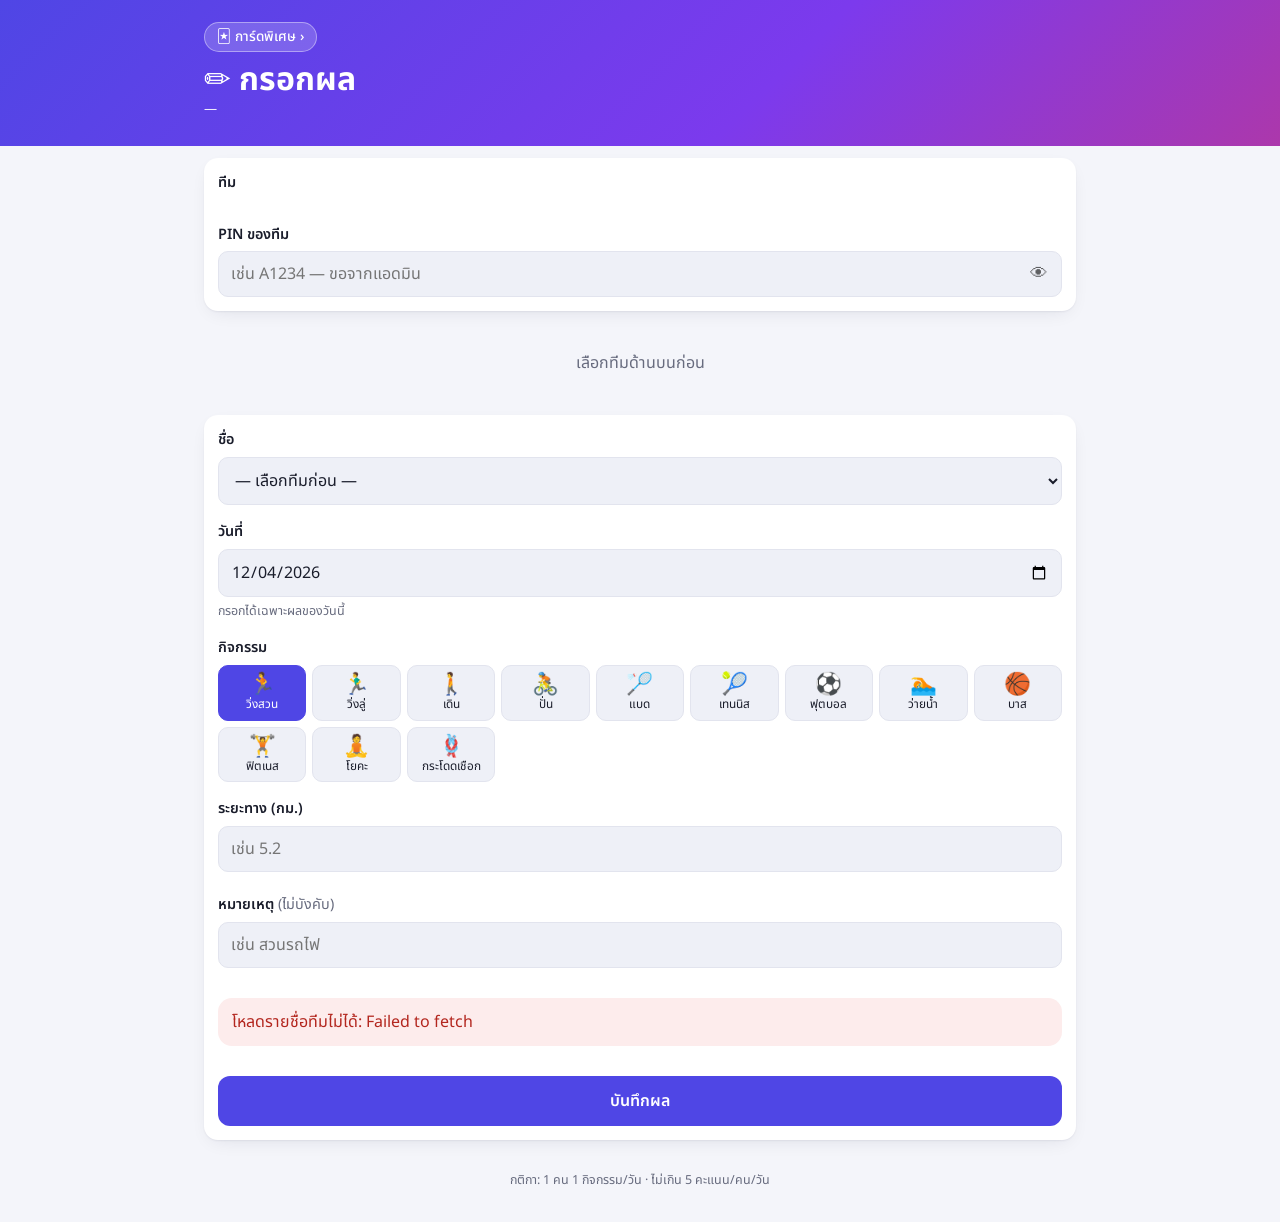
<file: index.html>
<!DOCTYPE html>
<html lang="th" data-v="mvz4gxia">
<head>
<meta charset="utf-8">
<meta http-equiv="Cache-Control" content="no-cache">
<meta name="viewport" content="width=device-width, initial-scale=1">
<title>กรอกผล — Run Challenge</title>
<meta name="theme-color" content="#4f46e5">
<link rel="manifest" href="manifest.webmanifest">
<link rel="icon" type="image/png" sizes="192x192" href="icons/icon-192.png">
<link rel="apple-touch-icon" href="icons/apple-touch-icon.png">
<meta name="apple-mobile-web-app-capable" content="yes">
<meta name="apple-mobile-web-app-status-bar-style" content="black-translucent">
<meta name="apple-mobile-web-app-title" content="Run Challenge">
<link rel="preconnect" href="https://fonts.googleapis.com">
<link rel="preconnect" href="https://fonts.gstatic.com" crossorigin>
<link rel="stylesheet" href="https://fonts.googleapis.com/css2?family=Noto+Sans+Thai:wght@400;500;600;700&display=swap">
<link rel="stylesheet" href="css/site.css?v=mvz4gxia">
</head>
<body>

<header class="hero hero-compact">
  <div class="wrap">
    <div class="hero-links"><a class="back" href="cards.html">🃏 การ์ดพิเศษ ›</a><a class="back" id="board-link" href="board.html" hidden>🏆 ตารางคะแนน ›</a></div>
    <h1>✏️ กรอกผล</h1>
    <p class="hero-range" id="range">—</p>
  </div>
</header>

<main class="wrap">
  <div class="alert" id="setup" hidden>
    ยังไม่ได้ตั้งค่าตัวรับข้อมูล — วาง URL เว็บแอปของ Apps Script ใน <code>js/config.js</code> ที่ <code>ENTRY_URL</code>
    (วิธีอยู่ใน <code>apps-script/Code.gs</code>)
  </div>

  <div class="card form" id="who-card">
    <div class="field">
      <span>ทีม</span>
      <div class="chips" id="team-chips"></div>
    </div>

    <div class="field">
      <label for="pin">PIN ของทีม</label>
      <div class="pin-wrap">
        <input type="password" id="pin" autocomplete="off" autocapitalize="characters" placeholder="เช่น A1234 — ขอจากแอดมิน" required>
        <button type="button" class="btn-eye" id="pin-toggle" aria-label="แสดง PIN" aria-pressed="false">👁</button>
      </div>
      <button type="button" class="btn-ghost" id="unlock-team" hidden>🔓 ดูข้อมูลทีมของฉัน</button>
      <small class="hint" id="unlock-hint" hidden></small>
    </div>
  </div>

  <p class="empty" id="no-team">เลือกทีมด้านบนก่อน</p>

  <div class="card" id="myteam-card" hidden>
    <div class="track-head"><h2>ทีมของฉัน <span id="myteam-name"></span></h2><small id="myteam-sub"></small></div>
    <div class="stat-row" id="myteam-stats"></div>
    <ul class="today-list" id="myteam-today"></ul>
  </div>

  <form class="card form" id="form" novalidate>
    <label class="field">
      <span>ชื่อ</span>
      <select id="runner" required><option value="">— เลือกทีมก่อน —</option></select>
      <small class="hint day-hint" id="day-hint" hidden></small>
    </label>

    <label class="field">
      <span>วันที่</span>
      <input type="date" id="date" required>
      <small class="hint" id="date-hint">กรอกได้เฉพาะผลของวันนี้</small>
    </label>

    <div class="field">
      <span>กิจกรรม</span>
      <div class="seg" id="activity" role="radiogroup">
        <button type="button" data-v="run" class="is-active"><span class="ic">🏃</span>วิ่งสวน</button>
        <button type="button" data-v="treadmill"><span class="ic">🏃‍♂️</span>วิ่งลู่</button>
        <button type="button" data-v="walk"><span class="ic">🚶</span>เดิน</button>
        <button type="button" data-v="bike"><span class="ic">🚴</span>ปั่น</button>
        <button type="button" data-v="badminton"><span class="ic">🏸</span>แบด</button>
        <button type="button" data-v="tennis"><span class="ic">🎾</span>เทนนิส</button>
        <button type="button" data-v="football"><span class="ic">⚽</span>ฟุตบอล</button>
        <button type="button" data-v="swim"><span class="ic">🏊</span>ว่ายน้ำ</button>
        <button type="button" data-v="basketball"><span class="ic">🏀</span>บาส</button>
        <button type="button" data-v="gym"><span class="ic">🏋️</span>ฟิตเนส</button>
        <button type="button" data-v="yoga"><span class="ic">🧘</span>โยคะ</button>
        <button type="button" data-v="jumprope"><span class="ic">🪢</span>กระโดดเชือก</button>
      </div>
    </div>

    <label class="field">
      <span id="amount-label">ระยะทาง (กม.)</span>
      <input type="number" id="amount" inputmode="decimal" step="0.01" min="0" placeholder="เช่น 5.2" required>
      <small class="hint" id="amount-hint"></small>
    </label>

    <label class="field">
      <span>หมายเหตุ <em>(ไม่บังคับ)</em></span>
      <input type="text" id="note" maxlength="200" placeholder="เช่น สวนรถไฟ">
    </label>

    <div class="alert" id="form-error" hidden></div>
    <button class="btn-primary" id="submit" type="submit">บันทึกผล</button>
  </form>

  <div class="card" id="recent-card" hidden>
    <h2>รายการล่าสุดของทีม <span id="recent-team"></span> <small class="dim">7 วันหลังสุด</small></h2>
    <p class="hint">กรอกผิด กด 🗑 เพื่อลบได้เลย (ต้องมี PIN ของทีม)</p>
    <ul class="log" id="recent-list"></ul>
    <div class="alert" id="recent-error" hidden></div>
  </div>
</main>

<footer class="foot wrap">กติกา: 1 คน 1 กิจกรรม/วัน · ไม่เกิน 5 คะแนน/คน/วัน</footer>

<script type="module" src="js/version-check.js?v=mvz4gxia"></script>
<script type="module" src="js/entry.js?v=mvz4gxia"></script>
</body>
</html>
</file>
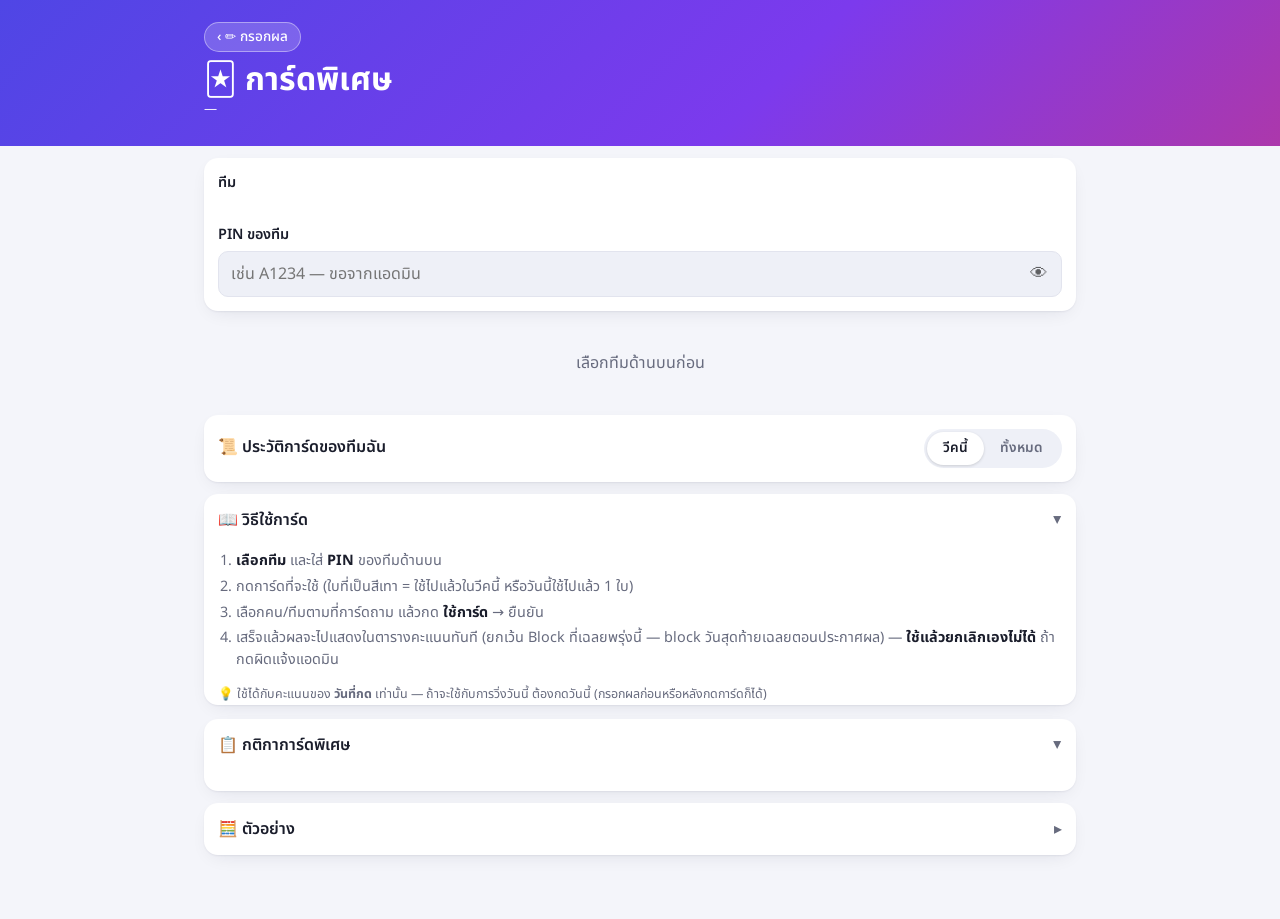
<file: cards.html>
<!DOCTYPE html>
<html lang="th" data-v="mvz4gxia">
<head>
<meta charset="utf-8">
<meta http-equiv="Cache-Control" content="no-cache">
<meta name="viewport" content="width=device-width, initial-scale=1">
<title>การ์ดพิเศษ — Run Challenge</title>
<meta name="theme-color" content="#4f46e5">
<link rel="manifest" href="manifest.webmanifest">
<link rel="icon" type="image/png" sizes="192x192" href="icons/icon-192.png">
<link rel="apple-touch-icon" href="icons/apple-touch-icon.png">
<meta name="apple-mobile-web-app-capable" content="yes">
<meta name="apple-mobile-web-app-status-bar-style" content="black-translucent">
<meta name="apple-mobile-web-app-title" content="Run Challenge">
<link rel="preconnect" href="https://fonts.googleapis.com">
<link rel="preconnect" href="https://fonts.gstatic.com" crossorigin>
<link rel="stylesheet" href="https://fonts.googleapis.com/css2?family=Noto+Sans+Thai:wght@400;500;600;700&display=swap">
<link rel="stylesheet" href="css/site.css?v=mvz4gxia">
</head>
<body>

<header class="hero hero-compact">
  <div class="wrap">
    <div class="hero-links"><a class="back" href="./">‹ ✏️ กรอกผล</a><a class="back" id="board-link" href="board.html" hidden>🏆 ตารางคะแนน ›</a></div>
    <h1>🃏 การ์ดพิเศษ</h1>
    <p class="hero-range" id="range">—</p>
  </div>
</header>

<main class="wrap">
  <div class="alert" id="setup" hidden>
    ยังไม่ได้ตั้งค่าตัวรับข้อมูล — วาง URL เว็บแอปของ Apps Script ใน <code>js/config.js</code> ที่ <code>ENTRY_URL</code>
    (วิธีอยู่ใน <code>apps-script/Code.gs</code>)
  </div>

  <div class="card form" id="who-card">
    <div class="field">
      <span>ทีม</span>
      <div class="chips" id="team-chips"></div>
    </div>

    <div class="field">
      <label for="pin">PIN ของทีม</label>
      <div class="pin-wrap">
        <input type="password" id="pin" autocomplete="off" autocapitalize="characters" placeholder="เช่น A1234 — ขอจากแอดมิน" required>
        <button type="button" class="btn-eye" id="pin-toggle" aria-label="แสดง PIN" aria-pressed="false">👁</button>
      </div>
      <button type="button" class="btn-ghost" id="unlock-team" hidden>🔓 ดูการ์ดของทีมฉัน</button>
      <small class="hint" id="unlock-hint" hidden></small>
    </div>
  </div>

  <p class="empty" id="no-team">เลือกทีมด้านบนก่อน</p>

  <div class="card" id="cards-card" hidden>
    <div class="track-head"><h2>🃏 การ์ดพิเศษ <span id="cards-team"></span></h2><small id="cards-week"></small></div>
    <p class="hint">วีคละ 3 ใบ (ชนิดละใบ) · วันละ 1 ใบ · ใช้กับวันนี้เท่านั้น · ใช้แล้วยกเลิกไม่ได้</p>
    <div class="card-grid" id="card-grid"></div>
    <div class="card-form" id="card-form" hidden></div>
    <div class="alert" id="card-error" hidden></div>
    <div class="card-done" id="card-done" hidden></div>
  </div>

</main>

<section class="wrap">
  <div class="card" id="history-card">
    <div class="track-head">
      <h2>📜 ประวัติการ์ดของทีมฉัน</h2>
      <div class="seg seg-mini" id="hist-scope" role="radiogroup">
        <button type="button" data-v="week" class="is-active">วีคนี้</button>
        <button type="button" data-v="all">ทั้งหมด</button>
      </div>
    </div>
    <div class="table-scroll"><table class="table card-summary" id="card-summary"></table></div>
    <div id="card-history"></div>
  </div>

  <details class="card rules-card" open>
    <summary><h2>📖 วิธีใช้การ์ด</h2></summary>
    <ol class="howto">
      <li><b>เลือกทีม</b> และใส่ <b>PIN</b> ของทีมด้านบน</li>
      <li>กดการ์ดที่จะใช้ (ใบที่เป็นสีเทา = ใช้ไปแล้วในวีคนี้ หรือวันนี้ใช้ไปแล้ว 1 ใบ)</li>
      <li>เลือกคน/ทีมตามที่การ์ดถาม แล้วกด <b>ใช้การ์ด</b> → ยืนยัน</li>
      <li>เสร็จแล้วผลจะไปแสดงในตารางคะแนนทันที (ยกเว้น Block ที่เฉลยพรุ่งนี้ — block วันสุดท้ายเฉลยตอนประกาศผล) — <b>ใช้แล้วยกเลิกเองไม่ได้</b> ถ้ากดผิดแจ้งแอดมิน</li>
    </ol>
    <p class="hint">💡 ใช้ได้กับคะแนนของ <b>วันที่กด</b> เท่านั้น — ถ้าจะใช้กับการวิ่งวันนี้ ต้องกดวันนี้ (กรอกผลก่อนหรือหลังกดการ์ดก็ได้)</p>
  </details>

  <details class="card rules-card" open>
    <summary><h2>📋 กติกาการ์ดพิเศษ</h2></summary>
    <p class="rules-lead" id="cards-lead"></p>
    <ul class="rules" id="cards-rules"></ul>
  </details>

  <details class="card rules-card">
    <summary><h2>🧮 ตัวอย่าง</h2></summary>
    <div class="examples" id="cards-examples"></div>
  </details>
</section>

<footer class="foot wrap"></footer>

<script type="module" src="js/version-check.js?v=mvz4gxia"></script>
<script type="module" src="js/cards.js?v=mvz4gxia"></script>
</body>
</html>
</file>
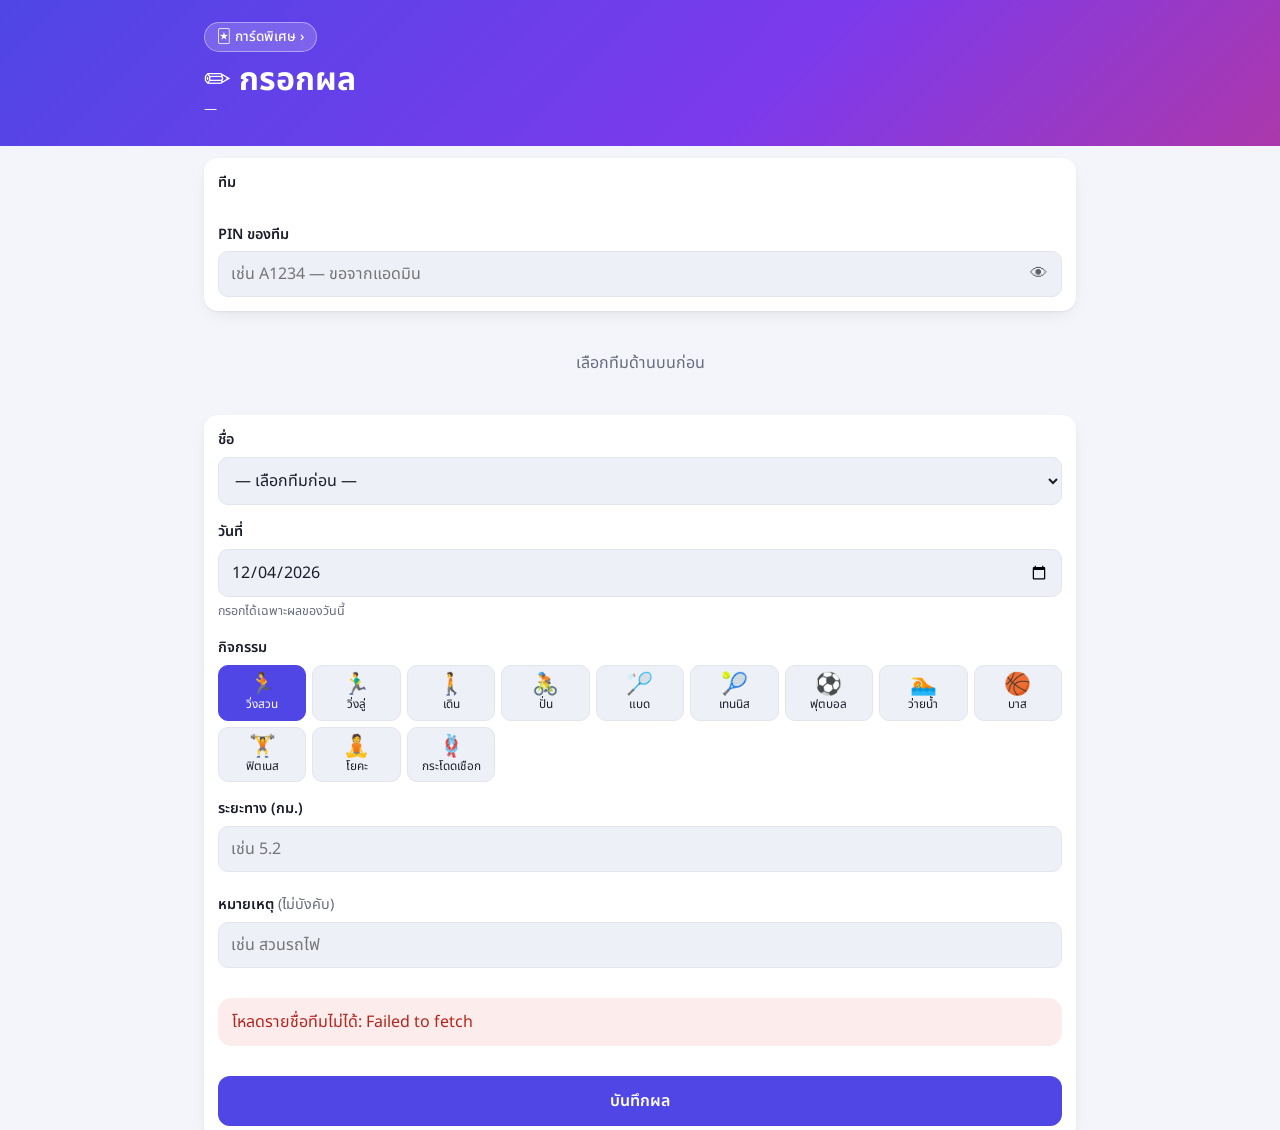
<file: entry.html>
<!DOCTYPE html>
<html lang="th">
<head>
<meta charset="utf-8">
<title>กรอกผล — Run Challenge</title>
<!-- ลิงก์เก่าที่เคยส่งในกลุ่ม: หน้ากรอกย้ายมาเป็นหน้าหลักแล้ว -->
<meta http-equiv="refresh" content="0; url=./">
<link rel="canonical" href="./">
</head>
<body><p style="font-family:system-ui;padding:20px">หน้ากรอกผลย้ายมาเป็นหน้าหลักแล้ว — <a href="./">เปิดหน้าหลัก</a></p></body>
</html>
</file>
<file: css/site.css>
/* Run Challenge — mobile-first, รองรับ dark/light ตามระบบ */

:root {
  --bg: #f4f5fa;
  --surface: #ffffff;
  --surface-2: #eef0f7;
  --text: #1a1d2b;
  --muted: #676b7e;
  --line: #e2e4ee;
  --accent: #4f46e5;
  --accent-ink: #ffffff;
  --gold: #d4a017;
  --silver: #8f9bb3;
  --bronze: #b5722a;
  --danger-bg: #fdecec;
  --danger: #b3261e;
  --warn-bg: #fff6de;
  --warn: #7a5a00;
  --radius: 14px;
  --shadow: 0 1px 2px rgba(20, 24, 50, 0.06), 0 6px 20px -8px rgba(20, 24, 50, 0.12);
}
@media (prefers-color-scheme: dark) {
  :root {
    --bg: #0f1118;
    --surface: #181b26;
    --surface-2: #222634;
    --text: #eceef6;
    --muted: #9a9fb3;
    --line: #2b3040;
    --danger-bg: #3a1a1a;
    --danger: #ff8a80;
    --warn-bg: #33290f;
    --warn: #ffd66b;
    --shadow: 0 1px 2px rgba(0, 0, 0, 0.4), 0 6px 20px -8px rgba(0, 0, 0, 0.6);
  }
}

* { box-sizing: border-box; }
html { -webkit-text-size-adjust: 100%; }
body {
  margin: 0;
  background: var(--bg);
  color: var(--text);
  font-family: "Noto Sans Thai", system-ui, -apple-system, "Segoe UI", sans-serif;
  font-size: 15px;
  line-height: 1.5;
}
h1, h2, h3 { margin: 0; line-height: 1.25; }
h2 { font-size: 1rem; font-weight: 600; margin-bottom: 10px; }
button { font: inherit; cursor: pointer; }
.wrap { max-width: 900px; margin: 0 auto; padding: 0 14px; }

/* ── hero ─────────────────────────────────────────── */
.hero {
  background: linear-gradient(135deg, #4f46e5 0%, #7c3aed 60%, #d0367a 130%);
  color: #fff;
  padding: 22px 0 18px;
}
.hero-kicker { margin: 0; font-size: 0.8rem; opacity: 0.85; letter-spacing: 0.04em; }
.hero h1 { font-size: 1.6rem; font-weight: 700; }
.hero-range { margin: 2px 0 12px; opacity: 0.9; font-size: 0.9rem; }
.progress-bar {
  height: 10px; border-radius: 999px; background: rgba(255, 255, 255, 0.25); overflow: hidden;
}
.progress-bar span { display: block; height: 100%; background: #fff; border-radius: 999px; transition: width 0.4s; }
.progress-meta { display: flex; justify-content: space-between; font-size: 0.82rem; margin-top: 6px; opacity: 0.95; }
.updated { margin: 12px 0 0; font-size: 0.8rem; opacity: 0.9; display: flex; align-items: center; gap: 10px; flex-wrap: wrap; }
.btn-refresh {
  background: rgba(255, 255, 255, 0.18); color: #fff; border: 1px solid rgba(255, 255, 255, 0.4);
  border-radius: 999px; padding: 4px 12px; font-size: 0.8rem;
}
.btn-refresh:hover { background: rgba(255, 255, 255, 0.3); }
.btn-refresh[disabled] { opacity: 0.6; cursor: wait; }

/* ── alerts ───────────────────────────────────────── */
.alert { background: var(--danger-bg); color: var(--danger); padding: 12px 14px; border-radius: var(--radius); margin: 14px 0; }
.warn { background: var(--warn-bg); color: var(--warn); padding: 10px 14px; border-radius: var(--radius); margin: 14px 0; font-size: 0.88rem; }
.warn summary { cursor: pointer; font-weight: 500; }
.warn ul { margin: 8px 0 0; padding-left: 18px; }

/* ── tabs ─────────────────────────────────────────── */
.tabs {
  display: flex; gap: 4px; background: var(--surface-2); padding: 4px; border-radius: 999px;
  margin: 14px 0; position: sticky; top: 8px; z-index: 5; box-shadow: var(--shadow);
}
.tab {
  flex: 1; border: 0; background: transparent; color: var(--muted); padding: 9px 6px;
  border-radius: 999px; font-weight: 500; font-size: 0.92rem; white-space: nowrap;
}
.tab.is-active { background: var(--surface); color: var(--text); box-shadow: 0 1px 3px rgba(0,0,0,0.12); }

.card {
  background: var(--surface); border-radius: var(--radius); padding: 14px; margin: 12px 0; box-shadow: var(--shadow);
}
.chart-box { position: relative; height: 240px; }
.chart-box.tall { height: 300px; }

/* ── leaderboard ──────────────────────────────────── */
.board { list-style: none; margin: 0; padding: 0; display: grid; gap: 10px; }
.team-card {
  background: var(--surface); border-radius: var(--radius); box-shadow: var(--shadow);
  padding: 12px 14px; display: grid; grid-template-columns: auto auto 1fr auto; gap: 12px; align-items: center;
  border-left: 5px solid var(--team, var(--accent));
  cursor: pointer; transition: transform 0.15s;
}
.team-card:active { transform: scale(0.99); }
.rank { font-size: 1.15rem; font-weight: 700; width: 28px; text-align: center; color: var(--muted); }
.rank.r1 { color: var(--gold); } .rank.r2 { color: var(--silver); } .rank.r3 { color: var(--bronze); }
.badge {
  width: 40px; height: 40px; border-radius: 10px; display: grid; place-items: center;
  background: var(--team, var(--accent)); color: #fff; font-weight: 700; font-size: 1.1rem;
}
.team-name { font-weight: 600; }
.team-sub { font-size: 0.8rem; color: var(--muted); display: flex; gap: 10px; flex-wrap: wrap; }
.team-pts { text-align: right; }
.team-pts b { font-size: 1.45rem; font-weight: 700; display: block; line-height: 1.1; }
.team-pts small { color: var(--muted); font-size: 0.75rem; }
.team-fill { grid-column: 1 / -1; height: 6px; background: var(--surface-2); border-radius: 999px; overflow: hidden; }
.team-fill span { display: block; height: 100%; background: var(--team, var(--accent)); border-radius: 999px; }

.rules { margin: 0; padding-left: 20px; font-size: 0.9rem; color: var(--muted); }
.rules li { margin: 3px 0; }
.rules b { color: var(--text); font-weight: 600; }

/* ── tables ───────────────────────────────────────── */
.table-scroll { overflow-x: auto; -webkit-overflow-scrolling: touch; margin: 0 -14px; padding: 0 14px; }
.table { border-collapse: collapse; width: 100%; font-size: 0.85rem; white-space: nowrap; }
.table th, .table td { padding: 7px 8px; border-bottom: 1px solid var(--line); text-align: right; }
.table th:first-child, .table td:first-child { text-align: left; position: sticky; left: 0; background: var(--surface); }
.table thead th { color: var(--muted); font-weight: 500; font-size: 0.78rem; }
.table tfoot td { font-weight: 600; }
.table .dot { display: inline-block; width: 9px; height: 9px; border-radius: 50%; margin-right: 5px; vertical-align: middle; }
.table .zero { color: var(--line); }
.table .full { color: var(--accent); font-weight: 600; }

/* ── team detail ──────────────────────────────────── */
.chips { display: flex; gap: 8px; overflow-x: auto; padding: 2px 0 6px; scrollbar-width: none; }
.chips::-webkit-scrollbar { display: none; }
.chip {
  flex: 0 0 auto; border: 2px solid var(--team); background: transparent; color: var(--text);
  border-radius: 999px; padding: 6px 14px; font-weight: 600;
}
.chip.is-active { background: var(--team); color: #fff; }

.team-head { display: flex; align-items: center; gap: 12px; }
.team-head .badge { width: 48px; height: 48px; font-size: 1.3rem; }
.team-head .pts { margin-left: auto; text-align: right; }
.team-head .pts b { display: block; font-size: 1.6rem; line-height: 1.1; }
.team-head .pts small { color: var(--muted); font-size: 0.75rem; }

.stat-row { display: grid; grid-template-columns: repeat(4, 1fr); gap: 8px; margin-top: 12px; }
.stat { background: var(--surface-2); border-radius: 10px; padding: 8px; text-align: center; }
.stat b { display: block; font-size: 1.05rem; }
.stat small { color: var(--muted); font-size: 0.72rem; }

.runners { list-style: none; margin: 0; padding: 0; }
.runner { display: grid; grid-template-columns: 24px 1fr auto; gap: 10px; align-items: center; padding: 10px 0; border-bottom: 1px solid var(--line); }
.runner:last-child { border-bottom: 0; }
.runner .n { color: var(--muted); font-size: 0.85rem; text-align: center; }
.runner .name { font-weight: 600; }
.runner .detail { font-size: 0.78rem; color: var(--muted); }
.runner.is-ignored > :not(.runner-log) { opacity: 0.55; } /* ignore_runners — กรอกได้แต่ไม่นับ (ตอนกางดูรายการไม่จาง) */
.runner .pts { text-align: right; font-weight: 700; font-size: 1.1rem; }
.runner .pts small { display: block; font-weight: 400; font-size: 0.72rem; color: var(--muted); }
.runner .bar { grid-column: 2 / -1; height: 5px; background: var(--surface-2); border-radius: 999px; overflow: hidden; }
.runner .bar span { display: block; height: 100%; background: var(--team); }

.log { list-style: none; margin: 0; padding: 0; font-size: 0.88rem; }
.log li { display: flex; gap: 10px; padding: 7px 0; border-bottom: 1px solid var(--line); align-items: baseline; }
.log li:last-child { border-bottom: 0; }
.log .d { color: var(--muted); font-size: 0.78rem; min-width: 52px; }
.log .a { margin-left: auto; white-space: nowrap; }
.log .note { color: var(--muted); font-size: 0.78rem; }

/* ── entry form ───────────────────────────────────── */
.hero-compact { padding: 16px 0 14px; }
.hero .back, .hero .btn-entry {
  display: inline-block; color: #fff; text-decoration: none; font-size: 0.85rem; font-weight: 500;
  background: rgba(255, 255, 255, 0.18); border: 1px solid rgba(255, 255, 255, 0.4); border-radius: 999px; padding: 4px 12px;
}
.hero .back { margin-bottom: 8px; }
.hero .btn-entry { margin-left: auto; }
.form { display: grid; gap: 16px; }
.field { display: grid; gap: 6px; }
.field > span, .field > label { font-weight: 600; font-size: 0.9rem; }
.field em { font-style: normal; font-weight: 400; color: var(--muted); }
.field input, .field select {
  font: inherit; color: var(--text); background: var(--surface-2); border: 1px solid var(--line);
  border-radius: 10px; padding: 10px 12px; width: 100%;
}
.field input:focus, .field select:focus { outline: 2px solid var(--accent); outline-offset: 1px; }
.hint { color: var(--muted); font-size: 0.78rem; }
.pin-wrap { position: relative; }
.pin-wrap input { padding-right: 48px; }
.btn-eye {
  position: absolute; right: 4px; top: 50%; transform: translateY(-50%);
  border: 0; background: transparent; font-size: 1.1rem; padding: 6px 10px; border-radius: 8px; opacity: 0.6;
}
.btn-eye:hover, .btn-eye[aria-pressed="true"] { opacity: 1; background: var(--line); }
.seg { display: grid; grid-template-columns: repeat(4, 1fr); gap: 6px; }
.seg button {
  border: 1px solid var(--line); background: var(--surface-2); color: var(--text); border-radius: 10px;
  padding: 10px 4px; font-size: 0.85rem; white-space: nowrap;
}
.seg button.is-active { background: var(--accent); color: var(--accent-ink); border-color: var(--accent); }
.btn-primary {
  border: 0; background: var(--accent); color: var(--accent-ink); border-radius: 12px; padding: 13px; font-weight: 600; font-size: 1rem;
}
.btn-primary[disabled] { opacity: 0.6; cursor: wait; }
code { font-size: 0.85em; background: rgba(0,0,0,0.08); padding: 1px 5px; border-radius: 4px; }
.btn-del {
  border: 1px solid var(--line); background: var(--surface-2); border-radius: 8px; padding: 2px 8px; font-size: 0.9rem; line-height: 1.4;
}
.btn-del:hover { border-color: var(--danger); background: var(--danger-bg); }
.btn-del[disabled] { opacity: 0.5; cursor: wait; }
.log .empty { display: block; padding: 10px 0; }

.empty { color: var(--muted); text-align: center; padding: 24px 0; }
.foot { color: var(--muted); font-size: 0.78rem; padding: 20px 14px 32px; text-align: center; }
.foot-link { display: inline-block; margin-left: 10px; color: var(--muted); text-decoration: underline dotted; }
.foot-link:hover { color: var(--text); }

@media (min-width: 640px) {
  body { font-size: 16px; }
  .hero h1 { font-size: 2rem; }
  .chart-box { height: 300px; }
  .chart-box.tall { height: 380px; }
  .board { grid-template-columns: 1fr 1fr; }
  .team-card { grid-template-columns: auto auto 1fr auto; }
}

/* ── mobile fixes: ปุ่มไม่ล้น/ไม่เบี้ยว ─────────────── */
.hero-actions { display: flex; gap: 8px; margin-top: 10px; }
.hero-actions .btn-refresh, .hero-actions .btn-entry {
  flex: 1; text-align: center; padding: 9px 10px; font-size: 0.9rem; margin: 0; line-height: 1.4;
}
.seg button { display: grid; gap: 2px; justify-items: center; padding: 8px 2px; font-size: 0.8rem; line-height: 1.2; white-space: normal; }
.seg button .ic { font-size: 1.35rem; line-height: 1; }
@media (max-width: 420px) {
  .tab { font-size: 0.84rem; padding: 9px 2px; }
  .chip { padding: 6px 12px; font-size: 0.9rem; }
}
@media (min-width: 640px) { .hero-actions { max-width: 380px; } }

/* ── race track ───────────────────────────────────── */
.track-head { display: flex; align-items: baseline; justify-content: space-between; gap: 8px; }
.track-head small { color: var(--muted); font-size: 0.75rem; }
.track { --label-w: 74px; position: relative; padding: 2px 44px 18px 0; }
.lane { display: grid; grid-template-columns: var(--label-w) 1fr; align-items: center; height: 40px; }
.lane-label { display: flex; align-items: center; gap: 6px; }
.lane-label .dot-badge { width: 24px; height: 24px; border-radius: 7px; font-size: 0.75rem; box-shadow: none; }
.lane-pts { font-size: 0.8rem; font-weight: 600; }
.lane-run { position: relative; height: 100%; }
.lane-line {
  position: absolute; left: 0; right: 0; top: 50%; height: 2px; transform: translateY(-50%);
  background: repeating-linear-gradient(90deg, var(--line) 0 10px, transparent 10px 18px);
}
.runner-dot {
  position: absolute; top: 50%; transform: translate(-8%, -50%); z-index: 1;
  transition: left 1.2s cubic-bezier(0.22, 1, 0.36, 1); will-change: left;
}
.dot-badge {
  display: grid; place-items: center; background: var(--team); color: #fff; font-weight: 700;
}
.pace { position: absolute; top: 0; bottom: 0; width: 0; border-left: 2px dashed var(--accent); opacity: 0.7; pointer-events: none; z-index: 0; }
.pace span { position: absolute; bottom: -18px; left: 50%; transform: translateX(-50%); font-size: 0.68rem; color: var(--accent); white-space: nowrap; }
.finish {
  position: absolute; top: 0; bottom: 18px; right: 30px; width: 12px;
  background: repeating-conic-gradient(#222 0 25%, #fff 0 50%) 0 0 / 12px 12px;
  border-radius: 2px; opacity: 0.85;
}
.finish::after { content: "🏁"; position: absolute; left: 16px; top: -4px; font-size: 1.1rem; }


/* ── momentum tags ────────────────────────────────── */
.tags { grid-column: 1 / -1; display: flex; gap: 6px; flex-wrap: wrap; margin-top: -4px; }
.tag { font-size: 0.72rem; padding: 2px 8px; border-radius: 999px; background: var(--surface-2); color: var(--muted); font-weight: 500; }
.tag.hot { background: #fff1e6; color: #c2410c; }
.tag.up { background: #e6f7ee; color: #15803d; }
.tag.down { background: #fdecec; color: #b3261e; }
.tag.lead { background: #fff7d6; color: #9a6b00; }
@media (prefers-color-scheme: dark) {
  .tag.hot { background: #3a2415; color: #fdba74; }
  .tag.up { background: #10301c; color: #86efac; }
  .tag.down { background: #3a1a1a; color: #ff8a80; }
  .tag.lead { background: #3a2f0f; color: #fde68a; }
}


/* ── top runners ──────────────────────────────────── */
.top-runners { list-style: none; margin: 0; padding: 0; }
.top-runners li { display: flex; align-items: center; gap: 10px; padding: 8px 0; border-bottom: 1px solid var(--line); }
.top-runners li:last-child { border-bottom: 0; }
.tr-medal { font-size: 1.2rem; }
.tr-name { flex: 1; font-weight: 600; }
.tr-name small { font-weight: 500; font-size: 0.75rem; margin-left: 4px; }
.top-runners b { font-size: 1.05rem; }

@media (prefers-reduced-motion: reduce) { .runner-dot { transition: none; } }

/* ── animated sprinter on the track ───────────────── */
.fig { width: 34px; height: 28px; display: block; animation: bob 0.4s ease-in-out infinite; }
.sprint { width: 100%; height: 100%; overflow: visible; stroke: var(--team); fill: none; stroke-width: 11; stroke-linecap: round; stroke-linejoin: round; }
.sprint .head { fill: var(--team); stroke: none; }
.sprint .speed path { stroke-width: 7; opacity: 0.55; }
.sprint .speed { animation: speed 0.4s linear infinite; }
.sprint .p1 { animation: frameA 0.4s steps(1) infinite; }
.sprint .p2 { animation: frameB 0.4s steps(1) infinite; }
@keyframes frameA { 0%, 49% { opacity: 1; } 50%, 100% { opacity: 0; } }
@keyframes frameB { 0%, 49% { opacity: 0; } 50%, 100% { opacity: 1; } }
@keyframes bob { 0%, 100% { transform: translateY(0); } 50% { transform: translateY(-2px); } }
@keyframes speed { 0% { transform: translateX(6px); opacity: 0.2; } 50% { opacity: 0.7; } 100% { transform: translateX(-8px); opacity: 0.1; } }
@media (prefers-reduced-motion: reduce) {
  .fig, .sprint .speed, .sprint .p1, .sprint .p2, .runner-dot { animation: none; transition: none; }
  .sprint .p2 { display: none; }
}
@media (min-width: 640px) { .track { --label-w: 90px; } .lane { height: 44px; } .fig { width: 40px; height: 33px; } }

/* ── daily: summary tiles + stage wins ────────────── */
.day-summary { margin-top: 0; }
.day-summary .stat b { display: flex; align-items: center; justify-content: center; gap: 6px; min-height: 1.6em; }
.day-summary .stat small.up { color: #15803d; display: block; }
.day-summary .stat small.down { color: var(--danger); display: block; }
.day-summary .dim { color: var(--muted); font-weight: 400; font-size: 0.8em; }
.dot-badge.mini { width: 20px; height: 20px; border-radius: 6px; font-size: 0.7rem; }
.table td.win { font-weight: 700; }
.table .star-cell { text-align: left; }
.table .star-cell small { color: var(--muted); }
@media (max-width: 480px) { .day-summary { grid-template-columns: 1fr 1fr; } }

/* ── runner expand ────────────────────────────────── */
.runner.is-clickable { cursor: pointer; }
.runner.is-clickable .name::after { content: "›"; color: var(--muted); font-weight: 400; transition: transform 0.2s; display: inline-block; margin-left: 8px; }
.runner.is-open .name::after { transform: rotate(90deg); }
.runner-log { grid-column: 1 / -1; background: var(--surface-2); border-radius: 10px; padding: 4px 12px; margin-top: 4px; }
.runner-log .log li { border-color: var(--line); font-size: 0.84rem; }
.runner-log .a b { font-weight: 700; }
.runner-log .a small { color: var(--muted); font-size: 0.72rem; }

/* ── compact hero + collapsible rules ─────────────── */
.hero { padding: 14px 0 12px; }
.hero-kicker { display: none; }
.hero h1 { font-size: 1.35rem; }
.hero-range { margin: 0 0 8px; font-size: 0.82rem; }
.progress-bar { height: 8px; }
.progress-meta { margin-top: 4px; font-size: 0.78rem; }
.updated { margin: 4px 0 0; font-size: 0.72rem; opacity: 0.8; }
.hero-actions { margin-top: 8px; }
.hero-actions .btn-refresh, .hero-actions .btn-entry { padding: 7px 10px; font-size: 0.85rem; }
@media (min-width: 640px) { .hero { padding: 22px 0 18px; } .hero h1 { font-size: 2rem; } .hero-kicker { display: block; } }
.rules-card { padding: 0; }
.rules-card summary { list-style: none; cursor: pointer; padding: 14px; display: flex; align-items: center; justify-content: space-between; }
.rules-card summary::-webkit-details-marker { display: none; }
.rules-card summary h2 { margin: 0; }
.rules-card summary::after { content: "▸"; color: var(--muted); transition: transform 0.2s; }
.rules-card[open] summary::after { transform: rotate(90deg); }
.rules-card .rules { padding: 0 14px 14px 34px; margin: 0; }

/* ── lane rank marks ──────────────────────────────── */
.track { --label-w: 96px; }
.lane-rank { width: 20px; text-align: center; font-size: 0.95rem; flex: 0 0 auto; }
.lane-rank-n { color: var(--muted); font-weight: 700; font-size: 0.85rem; }
.lane.is-leader .lane-run .lane-line { background: repeating-linear-gradient(90deg, var(--gold) 0 10px, transparent 10px 18px); opacity: 0.6; }
.lane.is-leader .lane-pts { color: var(--gold); }
@media (min-width: 640px) { .track { --label-w: 112px; } }

/* ── track zoom mode ──────────────────────────────── */
.track-head { flex-wrap: wrap; }
.track-note { display: block; color: var(--muted); font-size: 0.72rem; margin: 2px 0 6px; }
.axis-break { position: absolute; left: calc(var(--label-w) - 6px); top: 0; bottom: 18px; display: flex; align-items: center; color: var(--muted); font-size: 0.9rem; letter-spacing: -1px; pointer-events: none; }
.finish.is-far { opacity: 0.3; }
.finish.is-far::after { opacity: 1; }

/* ── clearer rank marks ───────────────────────────── */
.team-card .rank { width: 36px; font-size: 1.6rem; line-height: 1; }
.team-card .rank.r4, .team-card .rank.r5, .team-card .rank.r6, .team-card .rank.r7 {
  font-size: 1rem; width: 30px; height: 30px; border-radius: 50%; display: grid; place-items: center;
  background: var(--surface-2); color: var(--text); border: 1.5px solid var(--line);
}
.lane-rank { width: 26px; font-size: 1.2rem; }
.lane-rank-n {
  display: inline-grid; place-items: center; width: 22px; height: 22px; border-radius: 50%;
  background: var(--surface-2); color: var(--text); border: 1.5px solid var(--line); font-size: 0.78rem;
}

.day-hint.is-full { color: var(--accent); font-weight: 600; }
.runner-log .a { display: flex; flex-direction: column; align-items: flex-end; }
.runner-log .capped { color: var(--danger); font-size: 0.7rem; white-space: nowrap; }

/* ── special cards ────────────────────────────────── */
.tag.cards { letter-spacing: 1px; }
.tag.cards .used { opacity: 0.25; text-decoration: line-through; }
.card-ic { font-size: 0.8em; margin-right: 2px; }
.day-cards { margin-top: 10px; font-size: 0.82rem; color: var(--muted); display: flex; flex-wrap: wrap; gap: 6px 12px; align-items: center; }
.day-cards .dc { display: inline-flex; align-items: center; gap: 4px; color: var(--text); }
.day-cards .dc.dim { color: var(--muted); }
.cardnote { display: block; color: var(--accent); font-size: 0.7rem; white-space: nowrap; }

/* ── special cards (entry page) ───────────────────── */
.card-grid { display: grid; grid-template-columns: repeat(3, 1fr); gap: 8px; margin-top: 8px; }
.card-btn {
  border: 2px solid var(--line); background: var(--surface-2); color: var(--text); border-radius: 12px;
  padding: 12px 6px; display: grid; gap: 4px; justify-items: center; text-align: center; font-size: 0.82rem; font-weight: 600;
}
.card-btn .ic { font-size: 1.6rem; line-height: 1; }
.card-btn small { font-weight: 400; color: var(--muted); font-size: 0.7rem; }
.card-btn.is-active { border-color: var(--accent); background: var(--surface); }
.card-btn[disabled] { opacity: 0.45; cursor: not-allowed; }
.card-btn.is-used { opacity: 0.45; text-decoration: none; }
.card-btn.is-used .ic { filter: grayscale(1); }
.card-form { margin-top: 12px; padding: 12px; background: var(--surface-2); border-radius: 12px; display: grid; gap: 10px; }
[hidden] { display: none !important; } /* ให้ hidden ชนะ display ของ class เสมอ */
.card-form .field select { background: var(--surface); }
.card-form .desc { font-size: 0.85rem; color: var(--muted); margin: 0; }
.card-form .btn-primary { margin-top: 2px; }
.card-done { margin-top: 12px; padding: 14px; border-radius: 12px; background: var(--surface-2); text-align: center; font-weight: 600; }
.card-done .big { font-size: 1.6rem; display: block; margin: 4px 0; }
@keyframes shuffle { 0%, 100% { transform: translateY(0); } 50% { transform: translateY(-4px); } }
.card-done.is-rolling .big { animation: shuffle 0.25s ease-in-out infinite; }
.hero-links { display: flex; justify-content: space-between; gap: 8px; margin-bottom: 8px; }
.hero-links .back { margin-bottom: 0; }
.hero-actions .btn-entry + .btn-entry { flex: 0.8; }
.rules-lead { margin: 0 14px 6px; font-size: 0.9rem; color: var(--muted); }
.rules-lead b { color: var(--text); }

/* ── cards: how-to + examples ─────────────────────── */
.howto { margin: 0; padding: 0 14px 12px 32px; font-size: 0.9rem; color: var(--muted); }
.howto li { margin: 4px 0; }
.howto b { color: var(--text); }
.rules-card > .hint { margin: 0 14px 14px; }
.examples { padding: 0 14px 14px; display: grid; gap: 12px; }
.ex-h { font-weight: 600; margin-bottom: 4px; }
.ex-table { width: 100%; border-collapse: collapse; font-size: 0.85rem; }
.ex-table th { text-align: left; font-weight: 500; color: var(--muted); font-size: 0.75rem; padding: 4px 8px 4px 0; border-bottom: 1px solid var(--line); }
.ex-table td { vertical-align: top; padding: 7px 8px 7px 0; border-bottom: 1px solid var(--line); }
.ex-table td:first-child { width: 48%; color: var(--muted); }
.ex-table td:last-child { color: var(--text); }
.ex-table tr:last-child td { border-bottom: 0; }
.ex-table small { color: var(--muted); font-size: 0.75rem; }
@media (max-width: 480px) {
  .ex-table thead { display: none; }
  .ex-table tr { display: block; padding: 6px 0; border-bottom: 1px solid var(--line); }
  .ex-table tr:last-child { border-bottom: 0; }
  .ex-table td { display: block; width: auto !important; padding: 1px 0; border: 0; }
  .ex-table td:last-child { padding-left: 12px; }
  .ex-table td:last-child::before { content: "→ "; color: var(--muted); }
}

/* ── week cards table ─────────────────────────────── */
.week-cards th, .week-cards td { text-align: center; padding: 6px 4px; }
.week-cards th:first-child, .week-cards td:first-child { text-align: left; }
.week-cards th small { font-weight: 400; color: var(--muted); }
.week-cards .is-today { background: color-mix(in srgb, var(--accent) 8%, transparent); }
.week-cards td.has-card { line-height: 1.15; }
.week-cards .wc-ic { display: block; font-size: 1rem; }
.week-cards td.has-card small { font-size: 0.68rem; color: var(--muted); white-space: nowrap; }

/* ── card history ─────────────────────────────────── */
.card-summary th, .card-summary td { text-align: center; }
.card-summary th:first-child, .card-summary td:first-child { text-align: left; }
.card-summary td.up { color: #15803d; }
.card-summary td.down { color: var(--danger); }
#card-summary-card .card-summary th, #card-summary-card .card-summary td { padding: 7px 5px; } /* 6 คอลัมน์ให้พอดีจอมือถือ */
.card-all { margin-top: 10px; }
.card-all > summary { list-style: none; cursor: pointer; text-align: center; border: 1px solid var(--line); background: var(--surface-2); border-radius: 10px; padding: 9px; font-size: 0.88rem; font-weight: 500; }
.card-all > summary::-webkit-details-marker { display: none; }
.hl-week { font-size: 0.78rem; color: var(--muted); font-weight: 600; margin: 14px 0 4px; }
.log.hl li { align-items: center; gap: 8px; }
.log.hl .hl-what { flex: 1; min-width: 0; }
.log.hl .hl-detail { display: block; color: var(--muted); font-size: 0.72rem; }
.log.hl .eff { white-space: nowrap; font-weight: 600; font-size: 0.82rem; }
.log.hl .eff.up { color: #15803d; }
.log.hl .eff.down { color: var(--danger); }
.log.hl .eff.dim { color: var(--muted); font-weight: 400; }
.cf-preview { font-size: 0.85rem; padding: 10px 12px; border-radius: 10px; background: var(--surface); border: 1px dashed var(--accent); }
.week-cards td.is-stacked { opacity: 0.45; }
.week-cards td.is-stacked em { font-style: normal; color: var(--danger); }
.btn-ghost { display: block; width: 100%; margin-top: 10px; border: 1px solid var(--line); background: var(--surface-2); color: var(--text); border-radius: 10px; padding: 9px; font-size: 0.88rem; font-weight: 500; }
.seg { grid-template-columns: repeat(5, 1fr); }
.seg button { padding: 8px 0; font-size: 0.74rem; }
@media (min-width: 640px) { .seg { grid-template-columns: repeat(9, 1fr); } }

.stat-row { grid-template-columns: repeat(auto-fit, minmax(72px, 1fr)); }
/* กล่องสถิติทีม 5 ช่อง: จอกว้างแถวเดียว จอแคบ 3+2 */
#team-detail .stat-row { grid-template-columns: repeat(5, 1fr); }
@media (max-width: 480px) { #team-detail .stat-row { grid-template-columns: repeat(3, 1fr); } }

/* ── podium: top 3 cards — ไม่แตะสีทีม เด่นด้วยเหรียญ/ตัวเลข/ริบบิ้นมุม ── */
.team-card.is-top { position: relative; overflow: hidden; }
.team-card.is-top .rank { font-size: 2rem; width: 44px; filter: drop-shadow(0 2px 3px rgba(0,0,0,0.25)); }
.team-card.is-top .team-pts b { font-size: 1.75rem; }
.team-card.top1 .team-pts b { color: var(--gold); }
.team-card.top2 .team-pts b { color: #5f6b85; }
.team-card.top3 .team-pts b { color: var(--bronze); }
.team-card.top1 { box-shadow: var(--shadow), 0 0 0 1px color-mix(in srgb, var(--gold) 45%, transparent); }
@media (prefers-color-scheme: dark) { .team-card.top2 .team-pts b { color: #d5dbe8; } }

/* ── mini pill switch (สนามแข่ง/ประวัติการ์ด) — อยู่ท้ายไฟล์ให้ชนะ .seg button ของหน้ากรอก ── */
.seg.seg-mini { display: inline-flex; grid-template-columns: none; gap: 0; background: var(--surface-2); border-radius: 999px; padding: 3px; }
.seg.seg-mini button { display: inline-block; padding: 7px 16px; font-size: 0.85rem; font-weight: 600; border: 0; border-radius: 999px; line-height: 1.4; background: transparent; color: var(--muted); white-space: nowrap; }
.seg.seg-mini button.is-active { background: var(--surface); color: var(--text); box-shadow: 0 1px 3px rgba(0,0,0,0.15); }

/* ── 3 วันสุดท้าย ────────────────────────────────── */
#progress-days.is-final { color: #ffd166; font-weight: 700; display: inline-block; animation: pulse 1.2s ease-in-out infinite; }
@keyframes pulse { 0%, 100% { transform: scale(1); } 50% { transform: scale(1.06); } }

/* ── wow: celebrate banner ────────────────────────── */
.celebrate { position: relative; overflow: hidden; background: linear-gradient(135deg, #fff7d6, #ffe9f3); color: #5a3b00; border-radius: var(--radius); padding: 12px 14px; margin: 12px 0; box-shadow: var(--shadow); font-weight: 600; display: flex; flex-wrap: wrap; gap: 6px 14px; align-items: center; }
@media (prefers-color-scheme: dark) { .celebrate { background: linear-gradient(135deg, #3a2f0f, #3a1a2e); color: #ffe08a; } }
.celebrate .ev { display: inline-flex; align-items: center; gap: 6px; }
.confetti { position: fixed; inset: 0; pointer-events: none; z-index: 50; overflow: hidden; }
.confetti i { position: absolute; top: -12px; width: 8px; height: 14px; border-radius: 2px; animation: fall 2.2s linear forwards; }
@keyframes fall { to { transform: translateY(110vh) rotate(720deg); opacity: 0.2; } }

/* ── wow: replay ──────────────────────────────────── */
.track-tools { display: flex; align-items: center; gap: 8px; flex-wrap: wrap; }
.btn-replay { border: 1px solid var(--line); background: var(--surface-2); color: var(--text); border-radius: 999px; padding: 6px 12px; font-size: 0.82rem; font-weight: 600; }
.btn-replay[disabled] { opacity: 0.5; cursor: wait; }
.track.is-replay .runner-dot { transition: left 0.28s linear; }
.replay-day { text-align: center; font-size: 0.85rem; color: var(--accent); font-weight: 700; min-height: 1.4em; }

/* ── wow: team badges ─────────────────────────────── */
.tag.badge-fun { background: color-mix(in srgb, var(--team) 14%, var(--surface)); color: var(--text); }

/* ── wow: podium (จบกิจกรรม) ───────────────────────── */
.podium-card { text-align: center; background: linear-gradient(160deg, #fff8e1, #fff 60%); }
@media (prefers-color-scheme: dark) { .podium-card { background: linear-gradient(160deg, #3a2f0f, var(--surface) 60%); } }
.podium-card h2 { font-size: 1.3rem; margin-bottom: 4px; }
.podium-card .sub { color: var(--muted); font-size: 0.85rem; margin: 0 0 14px; }
.podium { display: grid; grid-template-columns: 1fr 1.2fr 1fr; gap: 8px; align-items: end; margin-top: 8px; }
.podium .col { display: grid; justify-items: center; align-content: end; }
.podium .c1 { background: radial-gradient(closest-side, rgba(243,197,60,0.45), transparent 75%) top / 100% 70% no-repeat; } /* สปอตไลต์หลังแชมป์ */
.podium .step { width: 100%; border-radius: 12px 12px 4px 4px; padding: 8px 6px 12px; color: #fff; display: grid; gap: 2px; justify-items: center; box-shadow: inset 0 3px 0 rgba(255,255,255,0.35); }
.podium .step .place { font-size: 1.6rem; line-height: 1; }
.podium .step b { font-size: 1.3rem; }
.podium .step small { opacity: 0.9; font-size: 0.75rem; }
.podium .s1 { background: linear-gradient(180deg, #f3c53c, #c9961a); min-height: 104px; }
.podium .s2 { background: linear-gradient(180deg, #b8c2d6, #8f9bb3); min-height: 78px; }
.podium .s3 { background: linear-gradient(180deg, #d19a5b, #b5722a); min-height: 60px; }
/* นักกีฬาบนแท่น */
.athlete { width: 70px; height: 91px; margin-bottom: -6px; position: relative; z-index: 1; filter: drop-shadow(0 4px 4px rgba(0,0,0,0.2)); }
.athlete.a1 { width: 82px; height: 107px; animation: jump 1.4s ease-in-out infinite; }
.athlete-svg { width: 100%; height: 100%; overflow: visible; stroke: var(--team); fill: none; stroke-width: 8; stroke-linecap: round; stroke-linejoin: round; }
.athlete-svg .head, .athlete-svg .jersey { fill: var(--team); stroke: none; }
.athlete-svg .legs { stroke-width: 9; }
.athlete-svg text { stroke: none; fill: #fff; font-weight: 700; font-size: 19px; font-family: inherit; }
.athlete-svg .ribbon { stroke: #d62839; stroke-width: 3.5; }
.athlete-svg .medal { stroke: #fff; stroke-width: 1.5; }
.athlete-svg .wave { transform-box: view-box; transform-origin: 64px 38px; animation: wave 0.9s ease-in-out infinite alternate; }
.athlete.a1 .athlete-svg .wave { animation-duration: 0.6s; }
@keyframes wave { from { transform: rotate(-14deg); } to { transform: rotate(14deg); } }
@keyframes jump { 0%, 100% { transform: translateY(0); } 35%, 50% { transform: translateY(-10px); } }
@media (prefers-reduced-motion: reduce) { .athlete, .athlete-svg .wave { animation: none; } }
@media (min-width: 640px) { .athlete { width: 84px; height: 109px; } .athlete.a1 { width: 100px; height: 130px; } }
.podium-stats { display: grid; grid-template-columns: repeat(auto-fit, minmax(110px, 1fr)); gap: 8px; margin-top: 14px; }
.podium-stats .stat b { font-size: 1.1rem; }

.nowrap { white-space: nowrap; }

/* ── สรุปทีมของฉัน (หน้ากรอก) ─────────────────────── */
.today-list { list-style: none; margin: 12px 0 0; padding: 0; }
.today-list li { display: grid; grid-template-columns: 24px 1fr auto auto; gap: 8px; align-items: center; padding: 7px 0; border-bottom: 1px solid var(--line); font-size: 0.88rem; }
.today-list li:last-child { border-bottom: 0; }
.today-list .tick { text-align: center; }
.today-list .nm { font-weight: 600; }
.today-list .what { color: var(--text); font-size: 0.82rem; white-space: nowrap; }
.today-list .what.dim { color: var(--muted); }
.today-list .pt { min-width: 36px; text-align: right; font-weight: 700; }
.today-list li:not(.is-done) .nm { color: var(--muted); font-weight: 500; }

/* ── ล็อกตารางคะแนน ───────────────────────────────── */
.lock-card { max-width: 420px; margin: 24px auto; text-align: left; }
.lock-card h2 { margin-bottom: 6px; }
.lock-card .btn-primary { width: 100%; margin-top: 12px; }
.lock-card .field { margin-top: 14px; }
.btn-ghost {
  border: 1px solid var(--accent); background: transparent; color: var(--accent);
  border-radius: 10px; padding: 9px 14px; font-weight: 600; font-size: 0.9rem; margin-top: 10px;
}
.btn-ghost[disabled] { opacity: 0.6; cursor: wait; }
</file>
